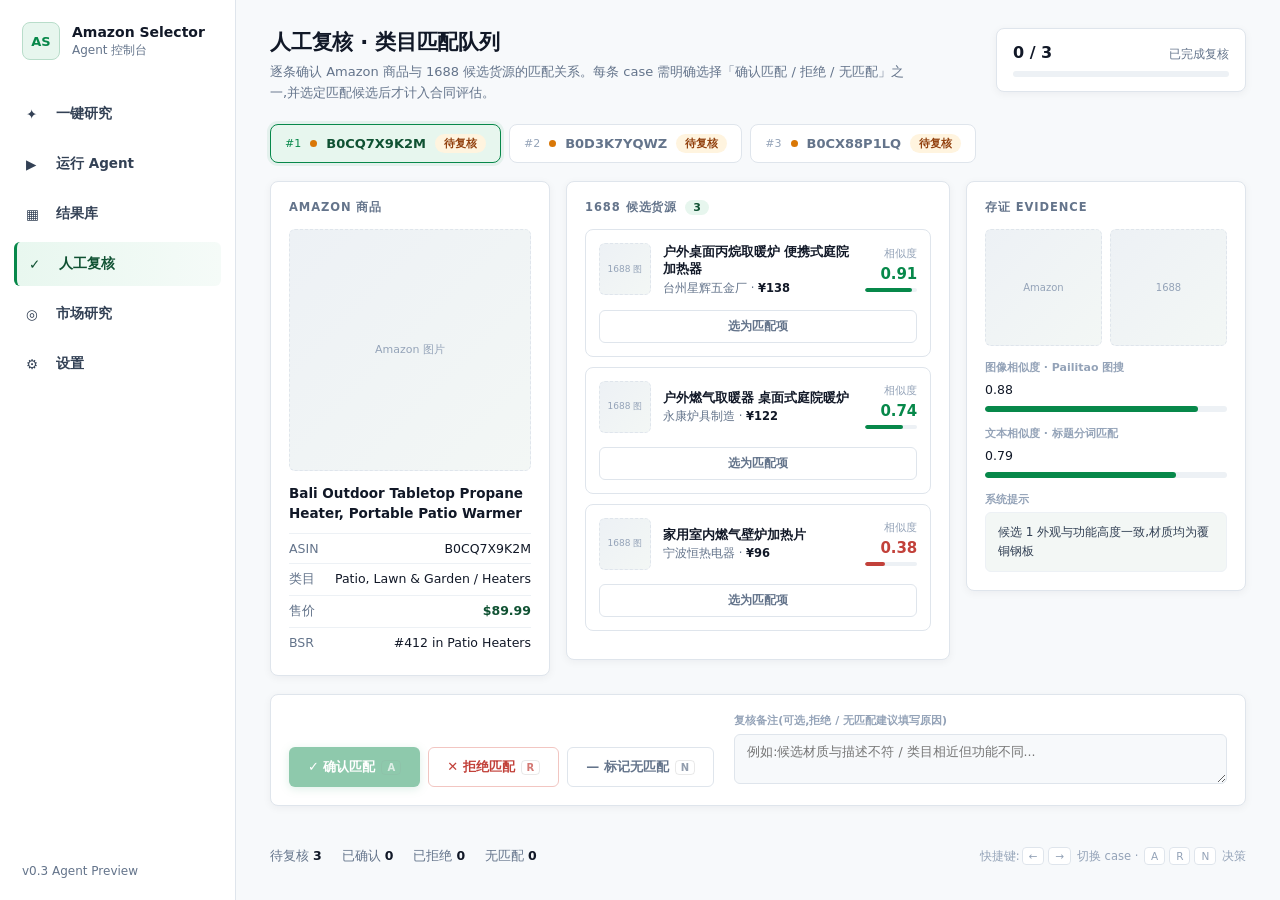
<file: webui/review_ui.html>
<!DOCTYPE html>
<html lang="zh-CN">
<head>
<meta charset="UTF-8">
<meta name="viewport" content="width=device-width, initial-scale=1">
<title>人工复核 · 类目匹配队列</title>
<style>
  :root{
    /* 与 webui/styles.css 主控制台保持一致 */
    --bg:#f7f9fb;
    --surface:#ffffff;
    --surface-soft:#f3f7f5;
    --text:#111827;
    --muted:#64748b;
    --faint:#94a3b8;
    --line:#dfe5ec;
    --line-soft:#edf1f5;
    --green:#07884a;
    --green-dark:#0f5132;
    --green-soft:#e7f6ee;
    --green-border:#b8ddca;
    --amber:#d97706;
    --amber-soft:#fff4df;
    --red:#c2413a;
    --red-soft:#fdecea;
    --red-border:#f2c6c2;
    --shadow:0 12px 28px rgba(15,23,42,.06);
    --shadow-sm:0 2px 8px rgba(15,23,42,.05);
    --radius:8px;
    font-family:Inter,"PingFang SC","Microsoft YaHei","Segoe UI",system-ui,sans-serif;
  }
  *{box-sizing:border-box;}
  body{margin:0;background:var(--bg);color:var(--text);font-size:14px;overflow-x:clip;}
  button,input,textarea{font:inherit;}
  button{cursor:pointer;}

  .app{display:grid;grid-template-columns:236px 1fr;min-height:100vh;}

  /* ---------- sidebar(与主控制台同款) ---------- */
  .sidebar{
    position:sticky;top:0;height:100vh;
    display:flex;flex-direction:column;gap:20px;
    padding:22px 14px;background:var(--surface);border-right:1px solid var(--line);
  }
  .brand{display:flex;align-items:center;gap:12px;padding:0 8px 12px;}
  .brand-mark{
    display:grid;place-items:center;width:38px;height:38px;
    border:1px solid var(--green-border);border-radius:8px;
    color:var(--green);background:var(--green-soft);font-weight:800;font-size:13px;
  }
  .brand strong,.brand span{display:block;}
  .brand span{margin-top:2px;color:var(--muted);font-size:12px;}
  .nav{display:grid;gap:6px;}
  .nav-item{
    display:flex;align-items:center;gap:12px;width:100%;min-height:44px;padding:0 12px;
    border:0;border-radius:6px;color:#334155;background:transparent;
    text-align:left;font-weight:600;font-size:13.5px;transition:background .15s;
  }
  .nav-item:hover{background:var(--surface-soft);}
  .nav-item.active{
    color:var(--green-dark);
    background:linear-gradient(90deg,#e8f7ef,#f5fbf8);
    border-left:3px solid var(--green);
  }
  .nav-item .icon{width:18px;color:currentColor;}
  .sidebar footer{margin-top:auto;color:var(--muted);font-size:12px;padding:0 8px;}

  /* ---------- main ---------- */
  .main{padding:28px 34px;max-width:1280px;width:100%;}
  .page-head{display:flex;justify-content:space-between;align-items:flex-start;gap:24px;margin-bottom:20px;flex-wrap:wrap;}
  .page-head h1{font-size:21px;margin:0 0 6px;letter-spacing:-.01em;}
  .page-head p{margin:0;color:var(--muted);font-size:13px;line-height:1.6;max-width:640px;}

  /* 进度概览 */
  .progress-panel{
    min-width:250px;background:var(--surface);border:1px solid var(--line);
    border-radius:var(--radius);padding:14px 16px;box-shadow:var(--shadow-sm);
  }
  .progress-row{display:flex;justify-content:space-between;align-items:baseline;margin-bottom:8px;}
  .progress-row strong{font-size:16px;}
  .progress-row span{font-size:12px;color:var(--muted);}
  .progress-track{height:6px;border-radius:999px;background:var(--line-soft);overflow:hidden;display:flex;}
  .progress-seg{height:100%;transition:width .35s ease;}
  .progress-seg.accepted{background:var(--green);}
  .progress-seg.rejected{background:var(--red);}
  .progress-seg.nomatch{background:var(--faint);}

  /* case tabs */
  .case-tabs{display:flex;gap:8px;margin-bottom:18px;flex-wrap:wrap;}
  .case-tab{
    display:flex;align-items:center;gap:9px;padding:9px 14px;
    border:1px solid var(--line);border-radius:var(--radius);
    background:var(--surface);cursor:pointer;font-size:13px;color:var(--muted);
    transition:border-color .15s, box-shadow .15s, background .15s;font-weight:600;
  }
  .case-tab:hover{border-color:var(--green-border);}
  .case-tab.active{
    border-color:var(--green);color:var(--green-dark);
    background:var(--green-soft);box-shadow:0 0 0 3px rgba(7,136,74,.08);
  }
  .case-tab .idx{font-size:11px;color:var(--faint);font-weight:500;}
  .case-tab.active .idx{color:var(--green);}
  .dot{width:7px;height:7px;border-radius:50%;flex-shrink:0;}
  .dot.pending{background:var(--amber);}
  .dot.accepted{background:var(--green);}
  .dot.rejected{background:var(--red);}
  .dot.nomatch{background:var(--faint);}
  .status-pill{font-size:11px;padding:2px 9px;border-radius:999px;font-weight:700;white-space:nowrap;}
  .status-pill.pending{background:var(--amber-soft);color:#92400e;}
  .status-pill.accepted{background:var(--green-soft);color:var(--green-dark);}
  .status-pill.rejected{background:var(--red-soft);color:var(--red);}
  .status-pill.nomatch{background:var(--line-soft);color:var(--muted);}

  /* layout columns */
  .columns{display:grid;grid-template-columns:280px 1fr 280px;gap:16px;align-items:start;}
  .card{
    background:var(--surface);border:1px solid var(--line);border-radius:var(--radius);
    padding:18px;box-shadow:var(--shadow-sm);
  }
  .card h3{
    margin:0 0 14px;font-size:11.5px;color:var(--muted);font-weight:700;
    letter-spacing:.08em;text-transform:uppercase;display:flex;align-items:center;gap:8px;
  }
  .card h3 .count{
    background:var(--green-soft);color:var(--green-dark);border-radius:999px;
    padding:1px 8px;font-size:11px;letter-spacing:0;
  }

  .thumb{
    width:100%;aspect-ratio:1/1;border-radius:6px;
    background:linear-gradient(135deg,var(--line-soft),var(--surface-soft));
    border:1px dashed var(--line);
    display:flex;align-items:center;justify-content:center;
    color:var(--faint);font-size:11px;margin-bottom:12px;
  }
  .amz-title{font-size:13.5px;font-weight:650;line-height:1.5;margin-bottom:10px;}
  .meta-row{
    display:flex;justify-content:space-between;gap:10px;font-size:12.5px;color:var(--muted);
    padding:7px 0;border-top:1px solid var(--line-soft);
  }
  .meta-row:first-of-type{border-top:none;}
  .meta-row > span:last-child{text-align:right;color:var(--text);font-weight:500;word-break:break-word;}
  .price{color:var(--green-dark)!important;font-weight:700!important;}

  /* candidates */
  .candidate{
    border:1px solid var(--line);border-radius:var(--radius);padding:13px;margin-bottom:10px;
    display:grid;grid-template-columns:52px 1fr auto;gap:12px;align-items:center;
    transition:border-color .15s, background .15s, box-shadow .15s;
  }
  .candidate:hover{border-color:var(--green-border);box-shadow:var(--shadow-sm);}
  .candidate.selected{
    border-color:var(--green);background:var(--green-soft);
    box-shadow:0 0 0 1px var(--green);
  }
  .candidate .thumb{width:52px;height:52px;margin:0;aspect-ratio:auto;font-size:9px;}
  .cand-title{font-size:12.5px;font-weight:650;margin-bottom:3px;line-height:1.4;}
  .cand-sub{font-size:11.5px;color:var(--muted);}
  .cand-sub b{color:var(--text);font-weight:600;}
  .score{text-align:right;min-width:52px;}
  .score b{font-size:15px;letter-spacing:-.01em;}
  .score.high b{color:var(--green);}
  .score.mid b{color:var(--amber);}
  .score.low b{color:var(--red);}
  .score span{display:block;font-size:10.5px;color:var(--faint);margin-bottom:4px;}
  .score-bar{width:52px;height:4px;border-radius:999px;background:var(--line-soft);overflow:hidden;margin:5px 0 0 auto;}
  .score-bar i{display:block;height:100%;border-radius:999px;}
  .score.high .score-bar i{background:var(--green);}
  .score.mid .score-bar i{background:var(--amber);}
  .score.low .score-bar i{background:var(--red);}
  .pick-btn{
    grid-column:1/-1;margin-top:2px;width:100%;padding:7px;border-radius:6px;
    border:1px solid var(--line);background:var(--surface);font-size:12px;
    color:var(--muted);font-weight:600;transition:all .15s;
  }
  .pick-btn:hover{border-color:var(--green);color:var(--green);}
  .candidate.selected .pick-btn{
    background:var(--green);border-color:var(--green);color:#fff;
  }

  /* evidence */
  .evidence-item{margin-bottom:14px;}
  .evidence-item:last-child{margin-bottom:0;}
  .evidence-item .lbl{font-size:11px;color:var(--faint);margin-bottom:5px;font-weight:600;}
  .evidence-item .val{font-size:12.5px;line-height:1.6;color:var(--text);}
  .evidence-pair{display:flex;gap:8px;margin-bottom:14px;}
  .evidence-pair .thumb{width:50%;aspect-ratio:1/1;margin:0;font-size:10px;}
  .sim-bar{height:6px;border-radius:999px;background:var(--line-soft);overflow:hidden;margin-top:6px;}
  .sim-bar i{display:block;height:100%;border-radius:999px;}
  .sim-bar.high i{background:var(--green);}
  .sim-bar.mid i{background:var(--amber);}
  .sim-bar.low i{background:var(--red);}
  .evidence-note{
    background:var(--surface-soft);border:1px solid var(--line-soft);border-radius:6px;
    padding:10px 12px;font-size:12px;line-height:1.6;color:#334155;
  }

  /* 已决策提示条 */
  .decided-banner{
    display:flex;align-items:center;gap:8px;padding:9px 12px;border-radius:6px;
    font-size:12.5px;font-weight:600;margin-bottom:14px;
  }
  .decided-banner.accepted{background:var(--green-soft);color:var(--green-dark);}
  .decided-banner.rejected{background:var(--red-soft);color:var(--red);}
  .decided-banner.nomatch{background:var(--line-soft);color:var(--muted);}

  /* decision bar */
  .decision-bar{
    margin-top:18px;background:var(--surface);border:1px solid var(--line);
    border-radius:var(--radius);padding:18px;box-shadow:var(--shadow-sm);
    display:flex;align-items:flex-end;gap:20px;flex-wrap:wrap;
  }
  .decision-controls{display:flex;gap:8px;flex-wrap:wrap;}
  .btn{
    padding:10px 18px;border-radius:6px;font-size:13px;font-weight:650;
    border:1px solid transparent;transition:all .15s;display:inline-flex;align-items:center;gap:6px;
  }
  .btn kbd{
    font-family:inherit;font-size:10px;padding:1px 5px;border-radius:4px;
    border:1px solid rgba(0,0,0,.12);opacity:.7;font-weight:600;
  }
  .btn:hover:not(:disabled){filter:brightness(.96);transform:translateY(-1px);}
  .btn:disabled{opacity:.45;cursor:not-allowed;}
  .btn-accept{background:var(--green);color:#fff;box-shadow:0 2px 8px rgba(7,136,74,.28);}
  .btn-reject{background:var(--surface);color:var(--red);border-color:var(--red-border);}
  .btn-reject:hover:not(:disabled){background:var(--red-soft);}
  .btn-nomatch{background:var(--surface);color:var(--muted);border-color:var(--line);}
  .btn-nomatch:hover:not(:disabled){background:var(--line-soft);}
  .note-field{flex:1;min-width:260px;}
  .note-field textarea{
    width:100%;resize:vertical;min-height:42px;border:1px solid var(--line);border-radius:6px;
    padding:9px 12px;font-size:12.5px;background:var(--bg);transition:border-color .15s, box-shadow .15s;
  }
  .note-field textarea:focus{
    outline:none;border-color:var(--green);background:var(--surface);
    box-shadow:0 0 0 3px rgba(7,136,74,.1);
  }
  .note-field label{font-size:11px;color:var(--faint);display:block;margin-bottom:6px;font-weight:600;}

  .save-state{
    margin-top:10px;font-size:12px;color:var(--muted);min-height:18px;
    display:flex;align-items:center;gap:6px;
  }
  .save-state.saved{color:var(--green);font-weight:600;}
  .save-state.warn{color:var(--amber);font-weight:600;}

  .footer-summary{
    margin-top:14px;font-size:12.5px;color:var(--muted);
    display:flex;gap:20px;align-items:center;flex-wrap:wrap;
  }
  .footer-summary b{color:var(--text);margin-left:4px;}
  .footer-summary .kbd-hint{margin-left:auto;color:var(--faint);font-size:11.5px;}
  .footer-summary kbd{
    font-family:inherit;font-size:10.5px;padding:2px 6px;border-radius:4px;
    border:1px solid var(--line);background:var(--surface);margin:0 2px;
  }

  /* 响应式 */
  @media (max-width:1120px){
    .columns{grid-template-columns:1fr 1fr;}
    .columns .card:last-child{grid-column:1/-1;}
  }
  @media (max-width:860px){
    .app{grid-template-columns:1fr;}
    .sidebar{position:static;height:auto;flex-direction:row;flex-wrap:wrap;align-items:center;gap:10px;}
    .nav{display:flex;flex-wrap:wrap;}
    .nav-item{min-height:38px;}
    .sidebar footer,.brand{display:none;}
    .columns{grid-template-columns:1fr;}
    .main{padding:20px 16px;}
  }
</style>
</head>
<body>
<div class="app">
  <aside class="sidebar">
    <div class="brand">
      <div class="brand-mark">AS</div>
      <div>
        <strong>Amazon Selector</strong>
        <span>Agent 控制台</span>
      </div>
    </div>
    <nav class="nav">
      <button class="nav-item"><span class="icon">✦</span><span>一键研究</span></button>
      <button class="nav-item"><span class="icon">▶</span><span>运行 Agent</span></button>
      <button class="nav-item"><span class="icon">▦</span><span>结果库</span></button>
      <button class="nav-item active"><span class="icon">✓</span><span>人工复核</span></button>
      <button class="nav-item"><span class="icon">◎</span><span>市场研究</span></button>
      <button class="nav-item"><span class="icon">⚙</span><span>设置</span></button>
    </nav>
    <footer>v0.3 Agent Preview</footer>
  </aside>

  <main class="main">
    <div class="page-head">
      <div>
        <h1>人工复核 · 类目匹配队列</h1>
        <p>逐条确认 Amazon 商品与 1688 候选货源的匹配关系。每条 case 需明确选择「确认匹配 / 拒绝 / 无匹配」之一,并选定匹配候选后才计入合同评估。</p>
      </div>
      <div class="progress-panel">
        <div class="progress-row">
          <strong id="progressText">0 / 0</strong>
          <span>已完成复核</span>
        </div>
        <div class="progress-track" id="progressTrack"></div>
      </div>
    </div>

    <div class="case-tabs" id="caseTabs"></div>
    <div class="columns" id="caseBody"></div>

    <div class="decision-bar">
      <div class="decision-controls">
        <button class="btn btn-accept" id="btnAccept" onclick="decide('accepted')">✓ 确认匹配 <kbd>A</kbd></button>
        <button class="btn btn-reject" onclick="decide('rejected')">✕ 拒绝匹配 <kbd>R</kbd></button>
        <button class="btn btn-nomatch" onclick="decide('nomatch')">— 标记无匹配 <kbd>N</kbd></button>
      </div>
      <div class="note-field">
        <label>复核备注(可选,拒绝 / 无匹配建议填写原因)</label>
        <textarea id="noteInput" placeholder="例如:候选材质与描述不符 / 类目相近但功能不同..."></textarea>
      </div>
    </div>
    <div class="save-state" id="saveState"></div>

    <div class="footer-summary">
      <div>待复核<b id="cntPending">0</b></div>
      <div>已确认<b id="cntAccepted">0</b></div>
      <div>已拒绝<b id="cntRejected">0</b></div>
      <div>无匹配<b id="cntNomatch">0</b></div>
      <span class="kbd-hint">快捷键:<kbd>←</kbd><kbd>→</kbd> 切换 case · <kbd>A</kbd><kbd>R</kbd><kbd>N</kbd> 决策</span>
    </div>
  </main>
</div>

<script>
// ---- mock data shaped like benchmarks/fixtures/target_category_human_review_queue.json ----
// Replace this block with a fetch() against the real fixture/API once wired to a backend.
const cases = [
  {
    id: "case_1",
    status: "pending",
    selectedCandidate: null,
    note: "",
    amazon_item: {
      asin: "B0CQ7X9K2M",
      title: "Bali Outdoor Tabletop Propane Heater, Portable Patio Warmer",
      category: "Patio, Lawn & Garden / Heaters",
      price: "$89.99",
      bsr: "#412 in Patio Heaters"
    },
    candidates_1688: [
      { title: "户外桌面丙烷取暖炉 便携式庭院加热器", supplier: "台州星辉五金厂", price: "¥138", score: 0.91 },
      { title: "户外燃气取暖器 桌面式庭院暖炉", supplier: "永康炉具制造", price: "¥122", score: 0.74 },
      { title: "家用室内燃气壁炉加热片", supplier: "宁波恒热电器", price: "¥96", score: 0.38 }
    ],
    evidence: {
      image_similarity: 0.88,
      image_source: "Pailitao 图搜",
      text_similarity: 0.79,
      text_source: "标题分词匹配",
      note: "候选 1 外观与功能高度一致,材质均为覆铜钢板"
    }
  },
  {
    id: "case_2",
    status: "pending",
    selectedCandidate: null,
    note: "",
    amazon_item: {
      asin: "B0D3K7YQWZ",
      title: "Owala FreeSip 24oz Insulated Stainless Steel Water Bottle",
      category: "Kitchen & Dining / Water Bottles",
      price: "$27.99",
      bsr: "#18 in Water Bottles"
    },
    candidates_1688: [
      { title: "24oz双饮口保温不锈钢水杯 户外运动杯", supplier: "永康凯博保温杯厂", price: "¥34", score: 0.83 },
      { title: "儿童卡通不锈钢保温杯 双盖设计", supplier: "义乌童趣杯业", price: "¥19", score: 0.41 }
    ],
    evidence: {
      image_similarity: 0.81,
      image_source: "Pailitao 图搜",
      text_similarity: 0.66,
      text_source: "标题分词匹配",
      note: "候选 1 双饮口结构一致,但杯身按压开关细节需人工确认"
    }
  },
  {
    id: "case_3",
    status: "pending",
    selectedCandidate: null,
    note: "",
    amazon_item: {
      asin: "B0CX88P1LQ",
      title: "Foldable Camping Lantern Stand, Adjustable Tripod Hook",
      category: "Sports & Outdoors / Camping Lighting",
      price: "$15.49",
      bsr: "#203 in Camping Lanterns"
    },
    candidates_1688: [
      { title: "户外露营帐篷灯挂钩支架 可折叠三脚架", supplier: "东莞户外用品厂", price: "¥12", score: 0.58 },
      { title: "摄影可折叠三脚架 手机直播支架", supplier: "深圳影拓数码", price: "¥9", score: 0.29 }
    ],
    evidence: {
      image_similarity: 0.52,
      image_source: "Pailitao 图搜",
      text_similarity: 0.47,
      text_source: "标题分词匹配",
      note: "结构相似但候选主打摄影场景,承重与挂钩设计存疑,建议人工判定"
    }
  }
];

let activeCase = 0;

function scoreClass(s){ return s >= 0.7 ? 'high' : s >= 0.45 ? 'mid' : 'low'; }
function statusLabel(s){ return {pending:'待复核',accepted:'已确认',rejected:'已拒绝',nomatch:'无匹配'}[s]; }
function esc(str){ return String(str).replace(/[&<>"]/g, m => ({'&':'&amp;','<':'&lt;','>':'&gt;','"':'&quot;'}[m])); }

function renderTabs(){
  const el = document.getElementById('caseTabs');
  el.innerHTML = cases.map((c,i)=>`
    <div class="case-tab ${i===activeCase?'active':''}" onclick="selectCase(${i})" title="${esc(c.amazon_item.title)}">
      <span class="idx">#${i+1}</span>
      <span class="dot ${c.status}"></span>
      ${esc(c.amazon_item.asin)}
      <span class="status-pill ${c.status}">${statusLabel(c.status)}</span>
    </div>
  `).join('');
}

function decidedBanner(c){
  if(c.status === 'pending') return '';
  const labels = {accepted:'✓ 已确认匹配',rejected:'✕ 已拒绝匹配',nomatch:'— 已标记无匹配'};
  return `<div class="decided-banner ${c.status}">${labels[c.status]} · 可重新决策以覆盖</div>`;
}

function renderBody(){
  const c = cases[activeCase];
  const el = document.getElementById('caseBody');
  const ev = c.evidence;
  el.innerHTML = `
    <div class="card">
      <h3>Amazon 商品</h3>
      <div class="thumb">Amazon 图片</div>
      <div class="amz-title">${esc(c.amazon_item.title)}</div>
      <div class="meta-row"><span>ASIN</span><span>${esc(c.amazon_item.asin)}</span></div>
      <div class="meta-row"><span>类目</span><span>${esc(c.amazon_item.category)}</span></div>
      <div class="meta-row"><span>售价</span><span class="price">${esc(c.amazon_item.price)}</span></div>
      <div class="meta-row"><span>BSR</span><span>${esc(c.amazon_item.bsr)}</span></div>
    </div>

    <div class="card">
      <h3>1688 候选货源 <span class="count">${c.candidates_1688.length}</span></h3>
      ${decidedBanner(c)}
      ${c.candidates_1688.map((cd,i)=>`
        <div class="candidate ${c.selectedCandidate===i?'selected':''}">
          <div class="thumb">1688 图</div>
          <div>
            <div class="cand-title">${esc(cd.title)}</div>
            <div class="cand-sub">${esc(cd.supplier)} · <b>${esc(cd.price)}</b></div>
          </div>
          <div class="score ${scoreClass(cd.score)}">
            <span>相似度</span>
            <b>${cd.score.toFixed(2)}</b>
            <div class="score-bar"><i style="width:${Math.round(cd.score*100)}%"></i></div>
          </div>
          <button class="pick-btn" onclick="pickCandidate(${i})">${c.selectedCandidate===i?'✓ 已选为匹配项':'选为匹配项'}</button>
        </div>
      `).join('')}
    </div>

    <div class="card">
      <h3>存证 Evidence</h3>
      <div class="evidence-pair">
        <div class="thumb">Amazon</div>
        <div class="thumb">1688</div>
      </div>
      <div class="evidence-item">
        <div class="lbl">图像相似度 · ${esc(ev.image_source)}</div>
        <div class="val">${ev.image_similarity.toFixed(2)}</div>
        <div class="sim-bar ${scoreClass(ev.image_similarity)}"><i style="width:${Math.round(ev.image_similarity*100)}%"></i></div>
      </div>
      <div class="evidence-item">
        <div class="lbl">文本相似度 · ${esc(ev.text_source)}</div>
        <div class="val">${ev.text_similarity.toFixed(2)}</div>
        <div class="sim-bar ${scoreClass(ev.text_similarity)}"><i style="width:${Math.round(ev.text_similarity*100)}%"></i></div>
      </div>
      <div class="evidence-item">
        <div class="lbl">系统提示</div>
        <div class="evidence-note">${esc(ev.note)}</div>
      </div>
    </div>
  `;
  document.getElementById('noteInput').value = c.note;
  setSaveState('', '');
  updateAcceptButton();
}

function setSaveState(text, cls){
  const el = document.getElementById('saveState');
  el.textContent = text;
  el.className = 'save-state' + (cls ? ' ' + cls : '');
}

function updateAcceptButton(){
  const c = cases[activeCase];
  document.getElementById('btnAccept').disabled = c.selectedCandidate === null;
  document.getElementById('btnAccept').title =
    c.selectedCandidate === null ? '请先在候选列表中选择匹配项' : '';
}

function pickCandidate(i){
  cases[activeCase].selectedCandidate = i;
  renderBody();
}

function selectCase(i){
  activeCase = i;
  renderTabs();
  renderBody();
}

function decide(status){
  const c = cases[activeCase];
  if(status === 'accepted' && c.selectedCandidate === null){
    setSaveState('⚠ 请先在候选列表中选择匹配项,再确认匹配。', 'warn');
    return;
  }
  c.status = status;
  c.note = document.getElementById('noteInput').value;
  // --- persistence hook ---
  // Real integration: POST /api/review/decisions  { case_id, status, selected_candidate, note, reviewer, ts }
  // and the endpoint should append-only / upsert-by-case_id into a durable store (sqlite/json with file lock),
  // never silently overwrite prior reviewer decisions without an audit trail.
  console.log('persist decision', {case_id:c.id, status, selected_candidate:c.selectedCandidate, note:c.note, ts:new Date().toISOString()});

  renderTabs();
  renderBody();
  updateSummary();
  setSaveState('✓ 决策已保存(本地演示态,接入后端后将写入持久化存储)', 'saved');

  const next = cases.findIndex(x=>x.status==='pending');
  if(next !== -1 && next !== activeCase){ setTimeout(()=>selectCase(next), 500); }
}

function updateSummary(){
  const count = s => cases.filter(c=>c.status===s).length;
  const total = cases.length;
  const done = total - count('pending');
  document.getElementById('cntPending').textContent = count('pending');
  document.getElementById('cntAccepted').textContent = count('accepted');
  document.getElementById('cntRejected').textContent = count('rejected');
  document.getElementById('cntNomatch').textContent = count('nomatch');
  document.getElementById('progressText').textContent = `${done} / ${total}`;
  const pct = s => `${count(s)/total*100}%`;
  document.getElementById('progressTrack').innerHTML =
    `<div class="progress-seg accepted" style="width:${pct('accepted')}"></div>` +
    `<div class="progress-seg rejected" style="width:${pct('rejected')}"></div>` +
    `<div class="progress-seg nomatch" style="width:${pct('nomatch')}"></div>`;
}

// 键盘快捷键:←/→ 切换 case,A/R/N 决策(输入备注时不触发)
document.addEventListener('keydown', e => {
  if(e.target.tagName === 'TEXTAREA' || e.target.tagName === 'INPUT') return;
  if(e.key === 'ArrowLeft') selectCase(Math.max(0, activeCase - 1));
  else if(e.key === 'ArrowRight') selectCase(Math.min(cases.length - 1, activeCase + 1));
  else if(e.key === 'a' || e.key === 'A') decide('accepted');
  else if(e.key === 'r' || e.key === 'R') decide('rejected');
  else if(e.key === 'n' || e.key === 'N') decide('nomatch');
});

renderTabs();
renderBody();
updateSummary();
</script>
</body>
</html>
</file>
